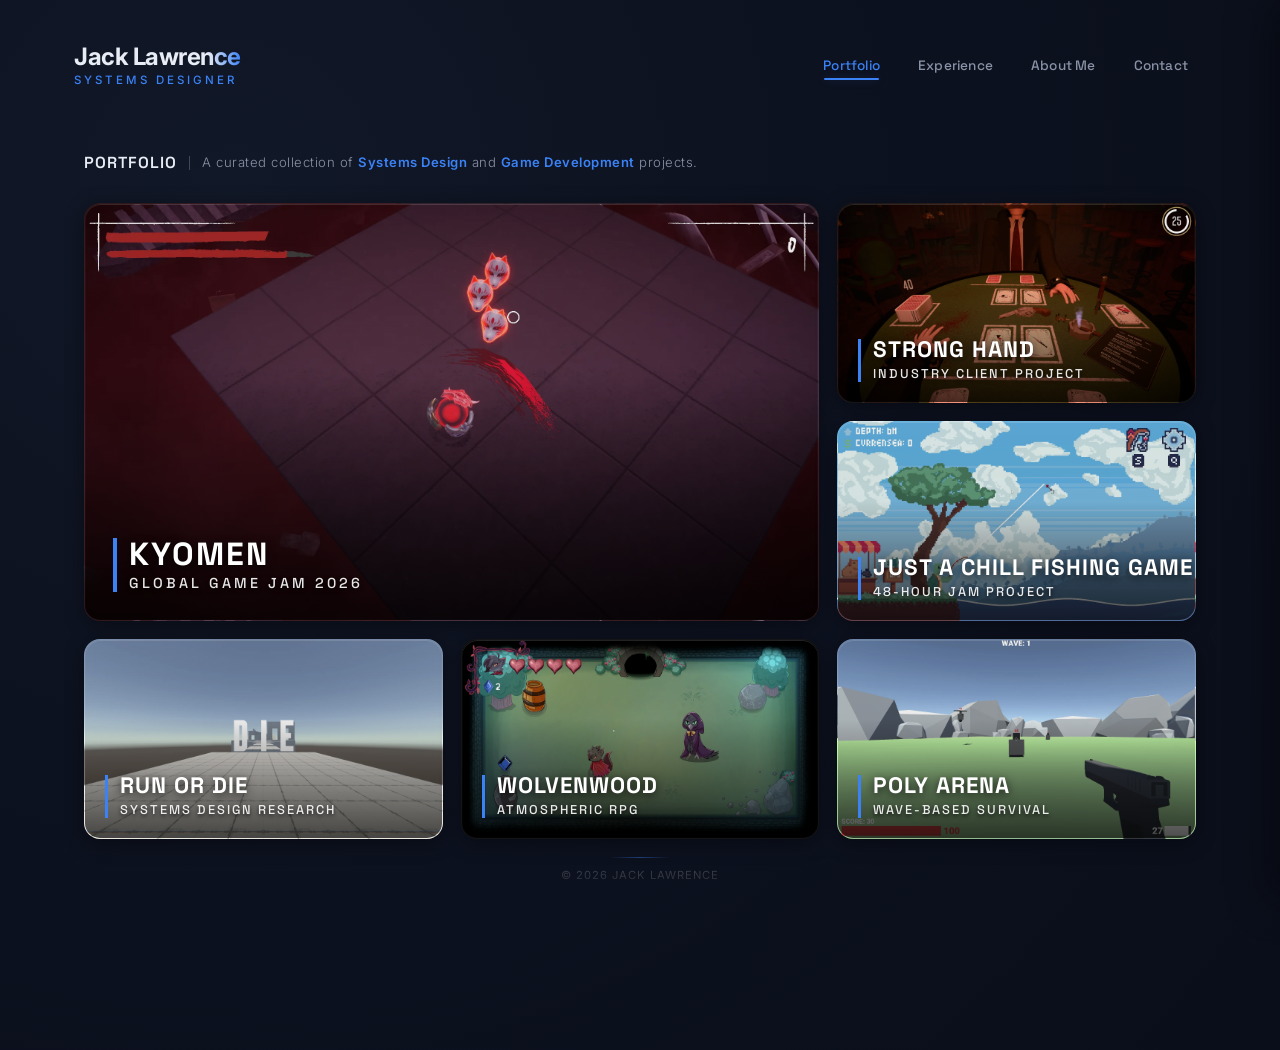
<file: index.html>
<!DOCTYPE html>
<html lang="en">
<head>
    <meta charset="UTF-8">
    <meta name="viewport" content="width=device-width, initial-scale=1.0, maximum-scale=1.0, user-scalable=no">
    <title>Jack Lawrence | Systems Designer & Game Developer</title>
    <meta name="description" content="Portfolio of Jack Lawrence — Systems Designer and Game Developer specialising in Unity, C#, and gameplay systems. View projects, experience, and get in touch.">
    <meta property="og:title" content="Jack Lawrence | Systems Designer & Game Developer">
    <meta property="og:description" content="Systems Designer and Game Developer specialising in Unity, C#, and gameplay systems.">
    <meta property="og:type" content="website">
    <meta property="og:url" content="https://jacklawrence.dev/">
    <meta property="og:image" content="https://jacklawrence.dev/images/profilePhoto.png">
    <link rel="canonical" href="https://jacklawrence.dev/">
    <meta name="theme-color" content="#0a0e1a">
    <link rel="icon" type="image/svg+xml" href="favicon.svg">
    <link rel="preconnect" href="https://fonts.googleapis.com">
    <link rel="preconnect" href="https://fonts.gstatic.com" crossorigin>
    <link href="https://fonts.googleapis.com/css2?family=Inter:wght@300;400;500;600&family=Space+Grotesk:wght@300;400;500;600;700&display=swap" rel="stylesheet">
    <link rel="stylesheet" href="https://cdnjs.cloudflare.com/ajax/libs/font-awesome/6.5.1/css/all.min.css" integrity="sha512-DTOQO9RWCH3ppGqcWaEA1BIZOC6xxalwEsw9c2QQeAIftl+Vegovlnee1c9QX4TctnWMn13TZye+giMm8e2LwA==" crossorigin="anonymous" referrerpolicy="no-referrer">
    <link rel="stylesheet" href="style.css">
</head>
<body>
    <noscript>
        <style>.content-section { display: block !important; }</style>
        <p style="color: #e8ecf4; text-align: center; padding: 2rem;">This site requires JavaScript for full functionality. Please enable JavaScript to view the portfolio.</p>
    </noscript>

    <header class="glass-header">
        <div class="header-top-row">
            <div class="identity-wrapper">
                <h1 class="name">Jack Lawrence</h1>
                <p class="role">Systems Designer</p>
            </div>
            <button class="burger-btn" id="burgerBtn" aria-label="Open menu">
                <span class="burger-line"></span>
                <span class="burger-line"></span>
                <span class="burger-line"></span>
            </button>
        </div>

        <nav class="nav-links">
            <button class="nav-btn active" data-target="portfolio">Portfolio</button>
            <button class="nav-btn" data-target="experience">Experience</button>
            <button class="nav-btn" data-target="about-me">About Me</button>
            <button class="nav-btn" data-target="contact">Contact</button>
        </nav>
    </header>

    <!-- Mobile slide-over menu -->
    <div class="mobile-menu-overlay" id="mobileMenuOverlay"></div>
    <nav class="mobile-menu" id="mobileMenu">
        <button class="mobile-menu-close" id="mobileMenuClose" aria-label="Close menu">
            <i class="fa-solid fa-xmark"></i>
        </button>
        <div class="mobile-menu-links">
            <button class="mobile-nav-btn active" data-target="portfolio">Portfolio</button>
            <button class="mobile-nav-btn" data-target="experience">Experience</button>
            <button class="mobile-nav-btn" data-target="about-me">About Me</button>
            <button class="mobile-nav-btn" data-target="contact">Contact</button>
        </div>
    </nav>

    <main class="content-area">
            <section id="portfolio" class="content-section active">
                <div class="portfolio-label">
                    <h2>Portfolio</h2>
                    <span class="portfolio-divider"></span>
                    <p>A curated collection of <span class="highlight-location">Systems Design</span> and <span class="highlight-location">Game Development</span> projects.</p>
                </div>

                <div class="project-grid">
                    <div class="project-card featured" data-id="kyomen" tabindex="0" role="button" style="background-image: url('images/projectImages/png/kyomen.png');">
                        <div class="project-content">
                            <h3>Kyomen</h3>
                            <p>Global Game Jam 2026</p>
                        </div>
                        <a href="https://ath3rox.itch.io/kyomen" class="itch-link" target="_blank" rel="noopener noreferrer" aria-label="View on Itch.io">
                            <i class="fa-brands fa-itch-io"></i>
                        </a>
                    </div>
                    <div class="project-card" data-id="stronghand" tabindex="0" role="button" style="background-image: url('images/projectImages/png/strong.png');">
                        <div class="project-content">
                            <h3>Strong Hand</h3>
                            <p>Industry client project</p>
                        </div>
                        <a href="https://gcugames.itch.io/strong-hand" class="itch-link" target="_blank" rel="noopener noreferrer" aria-label="View on Itch.io">
                            <i class="fa-brands fa-itch-io"></i>
                        </a>
                    </div>
                    <div class="project-card" data-id="fishing" tabindex="0" role="button" style="background-image: url('images/projectImages/png/fishing.png');">
                        <div class="project-content">
                            <h3>Just a Chill Fishing Game</h3>
                            <p>48-hour jam project</p>
                        </div>
                        <a href="https://allanowo.itch.io/just-a-chill-fishing-game" class="itch-link" target="_blank" rel="noopener noreferrer" aria-label="View on Itch.io">
                            <i class="fa-brands fa-itch-io"></i>
                        </a>
                    </div>
                    <div class="project-card" data-id="runordie" tabindex="0" role="button" style="background-image: url('images/projectImages/png/run.png');">
                        <div class="project-content">
                            <h3>Run or Die</h3>
                            <p>Systems design research</p>
                        </div>
                        <a href="https://ath3rox.itch.io/run-or-die" class="itch-link" target="_blank" rel="noopener noreferrer" aria-label="View on Itch.io">
                            <i class="fa-brands fa-itch-io"></i>
                        </a>
                    </div>
                    <div class="project-card" data-id="wolvenwood" tabindex="0" role="button" style="background-image: url('images/projectImages/png/wolven.png');">
                        <div class="project-content">
                            <h3>Wolvenwood</h3>
                            <p>Atmospheric RPG</p>
                        </div>
                        <a href="https://ath3rox.itch.io/wolvenwood" class="itch-link" target="_blank" rel="noopener noreferrer" aria-label="View on Itch.io">
                            <i class="fa-brands fa-itch-io"></i>
                        </a>
                    </div>
                    <div class="project-card" data-id="polyarena" tabindex="0" role="button" style="background-image: url('images/projectImages/png/arena.png');">
                        <div class="project-content">
                            <h3>Poly Arena</h3>
                            <p>Wave-based survival</p>
                        </div>
                        <a href="https://ath3rox.itch.io/poly-arena" class="itch-link" target="_blank" rel="noopener noreferrer" aria-label="View on Itch.io">
                            <i class="fa-brands fa-itch-io"></i>
                        </a>
                    </div>
                </div>
            </section>

            <section id="experience" class="content-section">
                <!-- Qualifications -->
                <div class="exp-panel">
                    <h2 class="panel-title">Qualifications</h2>
                    <div class="exp-row">
                        <div class="exp-card">
                            <div class="exp-icon"><i class="fa-solid fa-graduation-cap"></i></div>
                            <div class="exp-details">
                                <h3>BSc (Hons) Video Game Development</h3>
                                <p class="exp-place">Glasgow Caledonian University</p>
                                <span class="exp-status">In Progress</span>
                            </div>
                        </div>
                        <div class="exp-card">
                            <div class="exp-icon"><i class="fa-solid fa-graduation-cap"></i></div>
                            <div class="exp-details">
                                <h3>HND Digital Design & Development</h3>
                                <p class="exp-place">Edinburgh College</p>
                            </div>
                        </div>
                        <div class="exp-card">
                            <div class="exp-icon"><i class="fa-solid fa-graduation-cap"></i></div>
                            <div class="exp-details">
                                <h3>NC Video Game Development</h3>
                                <p class="exp-place">Edinburgh College</p>
                            </div>
                        </div>
                    </div>
                </div>

                <!-- Game Jams -->
                <div class="exp-panel">
                    <h2 class="panel-title">Game Jams</h2>
                    <div class="exp-row">
                        <div class="exp-card jam-card jam-card-link" data-project="kyomen" tabindex="0" role="button">
                            <div class="exp-icon"><i class="fa-solid fa-gamepad"></i></div>
                            <div class="exp-details">
                                <h3>Global Game Jam 2026</h3>
                                <p class="exp-role">Kyomen</p>
                            </div>
                        </div>
                        <div class="exp-card jam-card jam-card-link" data-project="fishing" tabindex="0" role="button">
                            <div class="exp-icon"><i class="fa-solid fa-fish"></i></div>
                            <div class="exp-details">
                                <h3>Global Game Jam 2025</h3>
                                <p class="exp-role">Just a Chill Fishing Game</p>
                            </div>
                        </div>
                    </div>
                </div>

                <!-- Employment -->
                <div class="exp-panel">
                    <div class="panel-header">
                        <h2 class="panel-title">Previous Employment</h2>
                        <div class="job-nav-controls">
                            <button class="job-nav-btn" id="jobPrev" aria-label="Previous jobs"><i class="fa-solid fa-chevron-left"></i></button>
                            <button class="job-nav-btn" id="jobNext" aria-label="Next jobs"><i class="fa-solid fa-chevron-right"></i></button>
                        </div>
                    </div>
                    <div class="job-carousel-container">
                        <div class="job-carousel-track" id="jobTrack">
                            <div class="exp-card job-card">
                                <div class="job-header">
                                    <h3>Bar Supervisor</h3>
                                    <span class="job-date">2025</span>
                                </div>
                                <p class="job-place">Underbelly (Edinburgh Fringe)</p>
                                <p class="job-desc">Supervised bar operations, managed seasonal staff, and ensured smooth service during busy periods.</p>
                            </div>
                            <div class="exp-card job-card">
                                <div class="job-header">
                                    <h3>Online Assistant</h3>
                                    <span class="job-date">2024–2025</span>
                                </div>
                                <p class="job-place">Sainsbury's</p>
                                <p class="job-desc">Handled online grocery orders, stock management, and ensured timely delivery preparation.</p>
                            </div>
                            <div class="exp-card job-card">
                                <div class="job-header">
                                    <h3>Bar Staff</h3>
                                    <span class="job-date">2024</span>
                                </div>
                                <p class="job-place">Underbelly (Edinburgh Fringe)</p>
                                <p class="job-desc">Worked as part of a festival team delivering high-volume bar service during peak season.</p>
                            </div>
                            <div class="exp-card job-card">
                                <div class="job-header">
                                    <h3>Lead Video Editor</h3>
                                    <span class="job-date">2023–2024</span>
                                </div>
                                <p class="job-place">Olli43LTD</p>
                                <p class="job-desc">Produced and edited engaging video content for a large online audience, meeting deadlines and creative briefs.</p>
                            </div>
                            <div class="exp-card job-card">
                                <div class="job-header">
                                    <h3>Bartender / FOH</h3>
                                    <span class="job-date">2022–2023</span>
                                </div>
                                <p class="job-place">The Broughton</p>
                                <p class="job-desc">Provided bar service, front-of-house duties, and maintained excellent customer service in an upmarket venue.</p>
                            </div>
                            <div class="exp-card job-card">
                                <div class="job-header">
                                    <h3>Crew Trainer</h3>
                                    <span class="job-date">2021–2022</span>
                                </div>
                                <p class="job-place">McDonald's</p>
                                <p class="job-desc">Trained new employees, ensured company standards were met, and supported management in day-to-day operations.</p>
                            </div>
                            <div class="exp-card job-card">
                                <div class="job-header">
                                    <h3>Crew Member</h3>
                                    <span class="job-date">2018–2021</span>
                                </div>
                                <p class="job-place">McDonald's</p>
                                <p class="job-desc">Worked in a fast-paced environment delivering high-quality customer service, food preparation, and maintaining hygiene standards.</p>
                            </div>
                            <div class="exp-card job-card">
                                <div class="job-header">
                                    <h3>Placement Student</h3>
                                    <span class="job-date">2017 & 2018</span>
                                </div>
                                <p class="job-place">Storm ID</p>
                                <p class="job-desc">Completed two 5-day placements, working with a mentor and project manager. Took initiative to complete tasks independently.</p>
                            </div>
                        </div>
                    </div>
                </div>
            </section>

            <section id="about-me" class="content-section">
                <div class="about-grid">
                    <!-- Top-left: About Me -->
                    <div class="exp-panel about-bio-panel">
                        <h2 class="panel-title">About Me</h2>
                        <p class="about-text">Hi, I'm Jack, a fourth-year Games Development student working towards a first-class degree. I'm an aspiring Systems Designer focused on creating unique, engaging experiences, holding an NC in Video Game Development and an HND in Digital Design &amp; Development. I have built a strong technical foundation in Unity, C#, and GML.</p>
                        <p class="about-text">I love refining complex mechanics through iteration to make gameplay feel both intuitive and meaningful. My dissertation explores how multimodal feedback—visual, auditory, and motion effects—influences player perception of weapon realism and satisfaction. Alongside this research, I am designing and programming as part of a team for a game we are entering into the upcoming Tranzfuzer competition. Outside of development, I'm usually at the gym, walking Munros, or playing the latest game releases!</p>
                    </div>
                    <!-- Top-right: Current Project -->
                    <div class="exp-panel about-project-panel">
                        <h2 class="panel-title">Current Project</h2>
                        <div class="current-project-card">
                            <div class="current-project-header">
                                <picture>
                                    <source srcset="images/projectImages/webp/kyomen.webp" type="image/webp">
                                    <img src="images/projectImages/png/kyomen.png" alt="Kyomen" class="current-project-img" loading="lazy">
                                </picture>
                                <div class="current-project-title-group">
                                    <h3>Kyomen</h3>
                                    <p class="current-project-status"><i class="fa-solid fa-circle"></i> In Development</p>
                                </div>
                            </div>
                            <p class="current-project-desc">After placing 2nd at the largest Global Game Jam site in Scotland, I have moved into a multidisciplinary role to help refine our project for the upcoming Tranzfuzer competition. Due to our small team size, I have been bridging the gap between technical implementation and visual design, taking ownership of the HUD and UI art while simultaneously programming core systems. My work involves developing the Talent Tree, item and menu frameworks, and the persistence logic required to maintain data between environments. I also built the data logging systems to store player variables and settings, ensuring that the interface and the backend function as a single, cohesive unit.</p>
                        </div>
                    </div>
                    <!-- Bottom-left: Tools -->
                    <div class="exp-panel about-tools-panel">
                        <h2 class="panel-title">Tools &amp; Software</h2>
                        <div class="tools-grid">
                            <div class="tool-item"><div class="exp-icon"><i class="fa-brands fa-unity"></i></div><span>Unity</span></div>
                            <div class="tool-item"><div class="exp-icon"><i class="fa-solid fa-gamepad"></i></div><span>Unreal</span></div>
                            <div class="tool-item"><div class="exp-icon"><i class="fa-solid fa-wand-magic-sparkles"></i></div><span>GameMaker</span></div>
                            <div class="tool-item"><div class="exp-icon"><i class="fa-brands fa-html5"></i></div><span>HTML</span></div>
                            <div class="tool-item"><div class="exp-icon"><i class="fa-brands fa-css3-alt"></i></div><span>CSS</span></div>
                            <div class="tool-item"><div class="exp-icon"><i class="fa-brands fa-js"></i></div><span>JS</span></div>
                            <div class="tool-item"><div class="exp-icon"><i class="fa-solid fa-code"></i></div><span>C#</span></div>
                            <div class="tool-item"><div class="exp-icon"><i class="fa-solid fa-pen-nib"></i></div><span>Illustrator</span></div>
                            <div class="tool-item"><div class="exp-icon"><i class="fa-brands fa-github"></i></div><span>GitHub</span></div>
                            <div class="tool-item"><div class="exp-icon"><i class="fa-solid fa-image"></i></div><span>Photoshop</span></div>
                        </div>
                    </div>
                    <!-- Bottom-right: Photo -->
                    <div class="exp-panel about-image-panel">
                        <picture>
                            <source srcset="images/profilePhoto.webp" type="image/webp">
                            <img src="images/profilePhoto.png" alt="Jack Lawrence" loading="lazy">
                        </picture>
                        <a href="https://uk.linkedin.com/in/jack-lawrence-871901280" class="linkedin-link" target="_blank" rel="noopener noreferrer" aria-label="View LinkedIn Profile">
                            <i class="fa-brands fa-linkedin-in"></i>
                        </a>
                    </div>
                </div>
            </section>

            <section id="contact" class="content-section">
                <!-- Removed top h1, moved inside panel as h2 -->
                
                <div class="exp-panel">
                    <div class="contact-panel-header">
                        <h2 class="panel-title">Contact</h2>
                        <div class="contact-header-info">
                            <p class="contact-intro">Currently based in <span class="highlight-location">Edinburgh, UK</span>. Open to new opportunities.</p>
                            <div class="contact-status-box">
                                <span class="status-dot"></span> Available for work
                            </div>
                        </div>
                    </div>

                    <div class="contact-cards-row">
                        <!-- Form Box -->
                        <div class="exp-card contact-card-item">
                            <div class="contact-card-inner">
                                <div class="card-title-group">
                                    <h3 class="panel-title">Send a Message</h3>
                                    <p class="card-subtitle">Got a question or proposal? Drop me a line.</p>
                                </div>
                                <form class="contact-form" id="contactForm" action="https://api.web3forms.com/submit" method="POST">
                                    <input type="hidden" name="access_key" value="1de4eefb-d43e-4c08-b694-4d36ecb793b2">
                                    <input type="checkbox" name="botcheck" class="hidden-honeypot" style="display:none !important" tabindex="-1" autocomplete="off">
                                    <label for="contactName" class="sr-only">Name</label>
                                    <input type="text" id="contactName" name="name" placeholder="Name" class="glass-input" required>
                                    <label for="contactEmail" class="sr-only">Email</label>
                                    <input type="email" id="contactEmail" name="email" placeholder="Email" class="glass-input" required>
                                    <label for="contactMessage" class="sr-only">Message</label>
                                    <textarea id="contactMessage" name="message" placeholder="Message" class="glass-input" required></textarea>
                                    <button type="submit" class="glass-btn">Send</button>
                                    <p class="form-status" id="formStatus" aria-live="polite"></p>
                                </form>
                            </div>
                        </div>
                        
                        <!-- Social Box -->
                        <div class="exp-card contact-card-item">
                            <div class="contact-card-inner">
                                <div class="card-title-group">
                                    <h3 class="panel-title">Connect</h3>
                                    <p class="card-subtitle">Connect with me on social media or view my work.</p>
                                </div>
                                <div class="social-links">
                                    <a href="mailto:contact@jacklawrence.com" class="social-btn email">
                                        <i class="fa-solid fa-envelope"></i> Email
                                    </a>
                                    <a href="https://github.com/Jack-Lawrence" target="_blank" rel="noopener noreferrer" class="social-btn github">
                                        <i class="fa-brands fa-github"></i> Jack-Lawrence
                                    </a>
                                    <a href="https://uk.linkedin.com/in/jack-lawrence-871901280" target="_blank" rel="noopener noreferrer" class="social-btn linkedin">
                                        <i class="fa-brands fa-linkedin"></i> Jack Lawrence
                                    </a>
                                    <a href="https://ath3rox.itch.io" target="_blank" rel="noopener noreferrer" class="social-btn itch">
                                        <i class="fa-brands fa-itch-io"></i> Ath3rox
                                    </a>
                                </div>
                            </div>
                        </div>
                    </div>
                </div>
            </section>

        <footer class="site-footer">
            <p>&copy; 2026 Jack Lawrence</p>
        </footer>
    </main>

    <div class="project-overlay" id="projectOverlay" role="dialog" aria-modal="true" aria-label="Project details">
        <div class="overlay-bg" id="overlayBg"></div>
        <div class="overlay-container">
            <button class="close-btn" id="closeBtn">
                <i class="fa-solid fa-xmark"></i>
            </button>
            <div class="overlay-content">
                <div class="project-info">
                    <h2 class="project-title" id="overlayTitle">Project Title</h2>
                    <div class="project-info-scroll">
                        <div class="project-description" id="overlayDesc">
                            <p>Project description goes here...</p>
                        </div>
                    </div>
                </div>
                <div class="project-media">
                    <div class="carousel-container" id="overlayCarousel">
                        <div class="carousel-placeholder">Media Carousel Placeholder</div>
                    </div>
                    <a href="#" target="_blank" rel="noopener noreferrer" class="itch-play-btn" id="overlayItchLink">
                        <i class="fa-brands fa-itch-io"></i> Play on Itch.io
                    </a>
                </div>
            </div>
        </div>
    </div>
    
    <script src="script.js"></script>
</body>
</html>
</file>
<file: style.css>
:root {
    --bg-dark: #0a0e1a;
    --text-primary: #e8ecf4;
    --text-secondary: #8a92a6;
    --glass-bg-soft: rgba(12, 16, 28, 0.50);
    --glass-border: rgba(255, 255, 255, 0.07);
    --accent-color: #3b82f6;
    --accent-soft: rgba(59, 130, 246, 0.12);
    --accent-border: rgba(59, 130, 246, 0.28);
    --accent-glow: rgba(59, 130, 246, 0.22);
    --scrollbar-track: rgba(255, 255, 255, 0.03);
    --scrollbar-thumb: linear-gradient(180deg, rgba(59, 130, 246, 0.85), rgba(59, 130, 246, 0.35));
    --scrollbar-thumb-hover: linear-gradient(180deg, rgba(96, 165, 250, 0.95), rgba(59, 130, 246, 0.55));
}

* {
    margin: 0;
    padding: 0;
    box-sizing: border-box;
    font-family: 'Inter', sans-serif; /* Main body font */
    touch-action: manipulation;
}

body {
    background-color: var(--bg-dark);
    /* Ambient static background - much smoother performance */
    background: radial-gradient(circle at 18% 18%, #111827 0%, #0d1220 42%, #0a0e1a 100%);
    color: var(--text-primary);
    height: 100vh; /* Fixed height for one-page feel */
    height: 100dvh;
    width: 100vw;
    overflow: hidden; /* Prevent body scroll */
    position: relative;
    /* Removed flex centering so content flows naturally */
}

/* Glass Header (Replaces old container) */
.glass-header {
    position: fixed;
    top: 20px;
    left: 50%;
    transform: translateX(-50%);
    width: 90vw;
    max-width: 1400px;
    height: 90px;
    /* Removed background/borders for transparent look */
    background: transparent;
    border: none;
    backdrop-filter: none;
    -webkit-backdrop-filter: none;
    box-shadow: none;
    display: flex;
    align-items: center;
    justify-content: space-between;
    padding: 0 10px; /* Reduced padding since no border */
    z-index: 100;
}

/* Identity Section (Left) */
.identity-wrapper {
    display: flex;
    flex-direction: column;
    justify-content: center;
    text-align: left;
    position: relative;
    padding-bottom: 2px;
}

.name {
    font-size: 1.5rem;
    font-weight: 700;
    margin: 0;
    color: var(--text-primary);
    letter-spacing: -0.5px;
    line-height: 1.3;
    background: linear-gradient(90deg, var(--text-primary) 0%, var(--text-primary) 40%, var(--accent-color) 50%, var(--text-primary) 60%, var(--text-primary) 100%);
    background-size: 200% 100%;
    -webkit-background-clip: text;
    background-clip: text;
    -webkit-text-fill-color: transparent;
    animation: nameShimmer 8s ease-in-out infinite;
}

@keyframes nameShimmer {
    0%, 100% { background-position: 100% 0; }
    50% { background-position: -100% 0; }
}

.role {
    font-size: 0.72rem;
    color: var(--accent-color);
    text-transform: uppercase;
    letter-spacing: 3px;
    margin: 0;
    font-weight: 500;
}

/* Navigation (Right) */
.nav-links {
    display: flex;
    justify-content: flex-start;
    gap: 2px;
}

.nav-btn {
    background: transparent;
    border: none;
    color: var(--text-secondary);
    font-family: 'Space Grotesk', sans-serif;
    font-size: 0.85rem;
    padding: 10px 18px;
    cursor: pointer;
    border-radius: 8px;
    transition: color 0.3s ease, background 0.3s ease;
    font-weight: 500;
    text-align: center;
    position: relative;
    letter-spacing: 0.2px;
}

/* Underline indicator */
.nav-btn::after {
    content: '';
    position: absolute;
    bottom: 4px;
    left: 50%;
    width: 0;
    height: 2px;
    background: var(--accent-color);
    border-radius: 1px;
    transition: width 0.3s cubic-bezier(0.25, 0.46, 0.45, 0.94), left 0.3s cubic-bezier(0.25, 0.46, 0.45, 0.94);
}

.nav-btn:hover {
    color: var(--text-primary);
    background: rgba(255, 255, 255, 0.04);
}

.nav-btn:hover::after {
    width: 50%;
    left: 25%;
}

/* Active state */
.nav-btn.active {
    color: var(--accent-color);
    background: transparent;
}

.nav-btn.active::after {
    width: 60%;
    left: 20%;
    background: var(--accent-color);
    box-shadow: 0 0 8px var(--accent-glow);
}

/* Content Area */
.content-area {
    position: relative;
    margin-top: 150px; 
    width: 90vw;
    max-width: 1400px; 
    margin-left: auto;
    margin-right: auto;
    text-align: center;
    height: calc(100vh - 150px); 
    height: calc(100dvh - 150px); 
    overflow-y: auto; 
    padding-bottom: 10px; 
    
    /* Centering Magic */
    display: flex;
    flex-direction: column; 
    
    /* Hide scrollbar for cleaner look */
    scrollbar-width: thin;
    scrollbar-color: rgba(74, 144, 226, 0.75) var(--scrollbar-track);

    /* Bottom fade mask */
    -webkit-mask-image: linear-gradient(to bottom, black calc(100% - 40px), transparent 100%);
    mask-image: linear-gradient(to bottom, black calc(100% - 40px), transparent 100%);
}

/* ── Burger button (hidden by default) ── */
.burger-btn {
    display: none;
    background: none;
    border: none;
    cursor: pointer;
    padding: 6px;
    z-index: 1100;
    flex-direction: column;
    gap: 5px;
}

.burger-line {
    display: block;
    width: 24px;
    height: 2px;
    background: var(--text-primary);
    border-radius: 2px;
    transition: transform 0.35s ease, opacity 0.25s ease;
}

/* Animated X state */
.burger-btn.open .burger-line:nth-child(1) {
    transform: translateY(7px) rotate(45deg);
}
.burger-btn.open .burger-line:nth-child(2) {
    opacity: 0;
}
.burger-btn.open .burger-line:nth-child(3) {
    transform: translateY(-7px) rotate(-45deg);
}

/* Header top row (only used on mobile) */
.header-top-row {
    display: contents; /* transparent wrapper on desktop */
}

/* ── Mobile slide-over menu ── */
.mobile-menu-overlay {
    display: none;
    position: fixed;
    inset: 0;
    background: rgba(0, 0, 0, 0.5);
    z-index: 1050;
    opacity: 0;
    transition: opacity 0.35s ease;
}
.mobile-menu-overlay.visible {
    display: block;
    opacity: 1;
}

.mobile-menu {
    position: fixed;
    top: 0;
    right: 0;
    width: min(320px, 85vw);
    height: 100vh;
    height: 100dvh;
    background: rgba(10, 14, 26, 0.97);
    backdrop-filter: blur(30px);
    -webkit-backdrop-filter: blur(30px);
    border-left: 1px solid rgba(255, 255, 255, 0.08);
    z-index: 1100;
    display: flex;
    flex-direction: column;
    padding: 80px 30px 40px;
    transform: translateX(100%);
    transition: transform 0.4s cubic-bezier(0.22, 1, 0.36, 1);
    box-shadow: -10px 0 40px rgba(0, 0, 0, 0.4);
}
.mobile-menu.open {
    transform: translateX(0);
}

.mobile-menu-close {
    position: absolute;
    top: 24px;
    right: 24px;
    background: none;
    border: none;
    color: var(--text-secondary);
    font-size: 1.4rem;
    cursor: pointer;
    padding: 8px;
    transition: color 0.2s ease, transform 0.2s ease;
}
.mobile-menu-close:hover {
    color: var(--text-primary);
    transform: scale(1.15);
}

.mobile-menu-links {
    display: flex;
    flex-direction: column;
    gap: 8px;
}

.mobile-nav-btn {
    background: none;
    border: none;
    color: var(--text-secondary);
    font-family: 'Space Grotesk', sans-serif;
    font-size: 1.25rem;
    font-weight: 500;
    padding: 16px 20px;
    border-radius: 12px;
    text-align: left;
    cursor: pointer;
    transition: color 0.25s ease, background 0.25s ease, transform 0.25s ease;
    position: relative;
    overflow: hidden;
}
.mobile-nav-btn::before {
    content: '';
    position: absolute;
    left: 0;
    top: 50%;
    transform: translateY(-50%);
    width: 3px;
    height: 0;
    background: var(--accent-color);
    border-radius: 2px;
    transition: height 0.3s ease;
}
.mobile-nav-btn:hover {
    color: var(--text-primary);
    background: rgba(255, 255, 255, 0.04);
    transform: translateX(4px);
}
.mobile-nav-btn.active {
    color: var(--accent-color);
    background: var(--accent-soft);
}
.mobile-nav-btn.active::before {
    height: 60%;
}

/* Staggered entrance animation */
.mobile-menu.open .mobile-nav-btn {
    animation: slideInBtn 0.4s ease forwards;
    opacity: 0;
}
.mobile-menu.open .mobile-nav-btn:nth-child(1) { animation-delay: 0.08s; }
.mobile-menu.open .mobile-nav-btn:nth-child(2) { animation-delay: 0.14s; }
.mobile-menu.open .mobile-nav-btn:nth-child(3) { animation-delay: 0.20s; }
.mobile-menu.open .mobile-nav-btn:nth-child(4) { animation-delay: 0.26s; }

@keyframes slideInBtn {
    from { opacity: 0; transform: translateX(30px); }
    to   { opacity: 1; transform: translateX(0); }
}

/* ── Tablet: 481px–768px — compact inline nav with glass header ── */
@media (max-width: 768px) and (min-width: 481px) {
    .glass-header {
        position: fixed;
        width: 100vw;
        height: auto;
        padding: 15px 10px;
        flex-direction: column;
        gap: 15px;
        background: rgba(10, 14, 26, 0.92);
        backdrop-filter: blur(20px);
        -webkit-backdrop-filter: blur(20px);
        border-bottom: 1px solid rgba(255, 255, 255, 0.1);
        top: 0;
        left: 0;
        transform: none;
        border-radius: 0 0 20px 20px;
        z-index: 1000;
        max-width: none;
        box-shadow: 0 4px 30px rgba(0, 0, 0, 0.1);
    }

    .identity-wrapper {
        align-items: center;
        text-align: center;
    }

    .nav-links {
        width: 100%;
        justify-content: center;
        flex-wrap: wrap;
        gap: 8px;
    }

    .nav-btn {
        padding: 8px 12px;
        font-size: 0.8rem;
        flex: 1 1 auto;
        min-width: 70px;
    }

    .nav-btn::after { bottom: 2px; }

    .content-area {
        margin-top: 190px;
        height: calc(100vh - 190px);
        width: 95vw;
    }
}

/* ── Phone: ≤480px — burger menu, hide inline nav ── */
@media (max-width: 480px) {
    .glass-header {
        position: fixed;
        width: 100vw;
        height: auto;
        padding: 14px 18px;
        flex-direction: row;
        align-items: center;
        justify-content: space-between;
        background: rgba(10, 14, 26, 0.95);
        backdrop-filter: blur(20px);
        -webkit-backdrop-filter: blur(20px);
        border-bottom: 1px solid rgba(255, 255, 255, 0.08);
        top: 0;
        left: 0;
        transform: none;
        border-radius: 0;
        z-index: 1000;
        max-width: none;
        box-shadow: 0 2px 20px rgba(0, 0, 0, 0.3);
    }

    .header-top-row {
        display: flex;
        width: 100%;
        align-items: center;
        justify-content: space-between;
    }

    .identity-wrapper {
        text-align: left;
        align-items: flex-start;
    }

    .nav-links {
        display: none; /* hidden on phone — burger takes over */
    }

    .burger-btn {
        display: flex;
    }

    .content-area {
        margin-top: 97px;
        height: calc(100vh - 97px);
        height: calc(100dvh - 97px);
        width: 95vw;
    }
}

.content-section {
    display: none;
    background: transparent; 
    padding: 0 20px;
    width: 100%; 
    max-width: 1400px; 
    margin: auto;
}

.content-section.active {
    display: block;
    animation: fadeIn 0.4s ease-out forwards;
}

.content-section p {
    font-size: 0.8rem;
    color: var(--text-secondary);
    max-width: 600px;
    letter-spacing: 0.5px;
    font-weight: 300;
}

@keyframes fadeIn {
    from { opacity: 0; transform: translateY(10px); }
    to { opacity: 1; transform: translateY(0); }
}

/* Portfolio grid — bento layout */
.project-grid {
    display: grid;
    grid-template-columns: repeat(3, 1fr);
    grid-auto-rows: 200px;
    gap: 18px;
    margin-top: 30px;
    max-width: 100%;
    margin-left: auto;
    margin-right: auto;
}

/* Featured hero card spans 2 cols + 2 rows */
.project-card.featured {
    grid-column: span 2;
    grid-row: span 2;
}

/* Staggered entrance animation */
.project-grid > * {
    opacity: 0;
    transform: translateY(24px);
    animation: cardReveal 0.5s ease forwards;
}
.project-grid > :nth-child(1) { animation-delay: 0.05s; }
.project-grid > :nth-child(2) { animation-delay: 0.12s; }
.project-grid > :nth-child(3) { animation-delay: 0.19s; }
.project-grid > :nth-child(4) { animation-delay: 0.26s; }
.project-grid > :nth-child(5) { animation-delay: 0.33s; }
.project-grid > :nth-child(6) { animation-delay: 0.40s; }
.project-grid > :nth-child(n+7) { animation-delay: 0.47s; }

@keyframes cardReveal {
    to {
        opacity: 1;
        transform: translateY(0);
    }
}

/* Tablet — 2 columns */
@media (max-width: 900px) {
    .project-grid {
        grid-template-columns: repeat(2, 1fr);
        grid-auto-rows: 180px;
    }
    .project-card.featured {
        grid-column: span 2;
        grid-row: span 2;
    }
}

/* Phone — single column */
@media (max-width: 560px) {
    .project-grid {
        grid-template-columns: 1fr;
        grid-auto-rows: 200px;
    }
    .project-card.featured {
        grid-column: span 1;
        grid-row: span 1;
    }
}

.project-card {
    position: relative;
    border-radius: 16px;
    overflow: hidden;
    cursor: pointer;
    transition: transform 0.4s cubic-bezier(0.175, 0.885, 0.32, 1.27), box-shadow 0.4s ease, border-color 0.4s ease;
    border: 1px solid rgba(255, 255, 255, 0.08);
    background-size: cover;
    background-position: center;
    box-shadow:
        0 4px 20px rgba(0, 0, 0, 0.4),
        0 0 0 1px rgba(255, 255, 255, 0.03) inset;
}

.project-card::before {
    content: '';
    position: absolute;
    top: 0;
    left: 0;
    width: 100%;
    height: 100%;
    background: linear-gradient(
        to bottom,
        rgba(0, 0, 0, 0.05) 0%,
        rgba(0, 0, 0, 0.08) 40%,
        rgba(0, 0, 0, 0.45) 75%,
        rgba(0, 0, 0, 0.7) 100%
    );
    transition: background 0.4s ease;
}

.project-card::after {
    content: '';
    position: absolute;
    top: 0;
    left: 0;
    width: 100%;
    height: 100%;
    border-radius: 16px;
    box-shadow: inset 0 1px 0 rgba(255, 255, 255, 0.1);
    pointer-events: none;
    z-index: 1;
}

.project-content {
    position: absolute;
    bottom: 20px;
    left: 20px;
    width: auto;
    padding: 0 0 0 12px; /* Left padding for text offset from border */
    background: transparent;
    border: none;
    border-left: 3px solid var(--accent-color); /* The movie poster vertical line */
    backdrop-filter: none;
    -webkit-backdrop-filter: none;
    border-radius: 0;
    transform: translateY(0);
    transition: all 0.3s cubic-bezier(0.25, 0.46, 0.45, 0.94);
    display: flex;
    flex-direction: column;
    gap: 4px;
    text-align: left;
    z-index: 2;
}

.project-content h3 {
    margin: 0;
    font-family: 'Space Grotesk', sans-serif;
    font-size: 1.4rem;
    font-weight: 700;
    text-transform: uppercase;
    letter-spacing: 1px;
    color: #ffffff;
    line-height: 1;
    text-shadow: 0 2px 10px rgba(0,0,0,0.8); /* Shadow for readability on light images */
}

.project-content p {
    margin: 0;
    font-family: 'Space Grotesk', sans-serif;
    font-size: 0.8rem;
    color: rgba(255, 255, 255, 0.9);
    text-transform: uppercase;
    letter-spacing: 2px;
    font-weight: 500;
    text-shadow: 0 2px 4px rgba(0,0,0,0.8);
}

/* Featured card — larger text */
.project-card.featured .project-content h3 {
    font-size: 2rem;
    letter-spacing: 2px;
}
.project-card.featured .project-content p {
    font-size: 0.9rem;
    letter-spacing: 3px;
}
.project-card.featured .project-content {
    bottom: 28px;
    left: 28px;
    border-left-width: 4px;
}

/* Hover Effects */
.project-card:hover {
    transform: translateY(-8px) scale(1.02);
    border-color: rgba(255, 255, 255, 0.2);
    box-shadow:
        0 12px 40px rgba(0, 0, 0, 0.5),
        0 0 30px rgba(59, 130, 246, 0.15),
        0 8px 25px -5px rgba(59, 130, 246, 0.18),
        0 0 0 1px rgba(255, 255, 255, 0.06) inset;
    z-index: 10;
}

.project-card:hover::before {
    background: linear-gradient(
        to bottom,
        rgba(0, 0, 0, 0.0) 0%,
        rgba(0, 0, 0, 0.05) 40%,
        rgba(0, 0, 0, 0.35) 75%,
        rgba(0, 0, 0, 0.65) 100%
    );
}

.project-card:hover .project-content {
    padding-left: 18px; /* Animate the text sliding right */
    border-left-color: #ffffff; /* Turns white on hover */
    background: transparent;
    transform: translateX(5px);
}

/* Itch.io Link Button */
.itch-link {
    position: absolute;
    bottom: 20px;
    right: 20px;
    width: 40px;
    height: 40px;
    background: rgba(0, 0, 0, 0.6);
    backdrop-filter: blur(4px);
    -webkit-backdrop-filter: blur(4px);
    border-radius: 50%;
    display: flex;
    align-items: center;
    justify-content: center;
    color: #fff;
    text-decoration: none; /* Removed underline */
    border: 1px solid rgba(255, 255, 255, 0.2);
    transition: all 0.3s cubic-bezier(0.175, 0.885, 0.32, 1.27);
    z-index: 5;
    opacity: 0; /* Hidden by default */
    transform: translateY(20px);
}

.itch-link i {
    font-size: 1.2rem;
}

.project-card:hover .itch-link {
    opacity: 1;
    transform: translateY(0);
}

.itch-link:hover {
    background: #fa5c5c; /* Official Itch.io Red */
    border-color: #fa5c5c;
    transform: scale(1.15) !important; /* Override standard hover transform */
    box-shadow: 0 5px 15px rgba(250, 92, 92, 0.4);
}

/* Focus-visible for keyboard navigation on project cards */
.project-card:focus-visible {
    outline: 2px solid var(--accent-color);
    outline-offset: 3px;
    border-color: var(--accent-border);
    transform: translateY(-5px);
    box-shadow:
        0 12px 40px rgba(0, 0, 0, 0.5),
        0 0 30px rgba(59, 130, 246, 0.10),
        0 0 0 1px rgba(255, 255, 255, 0.06) inset;
}

.project-card:focus-visible .itch-link {
    opacity: 1;
    transform: translateY(0);
}

/* Touch devices — always show itch-link & linkedin-link */
@media (hover: none) {
    .itch-link {
        opacity: 1;
        transform: translateY(0);
    }
    .linkedin-link {
        opacity: 1;
        transform: translateY(0);
    }
}

/* Form status message */
.form-status {
    font-size: 0.85rem;
    margin-top: 8px;
    min-height: 1.2em;
}
.form-status.success { color: #2ecc71; }
.form-status.error { color: #fa5c5c; }

/* Contact Section Styles */
.contact-panel-header {
    display: flex;
    justify-content: flex-start;
    align-items: center;
    margin-bottom: 30px;
    flex-wrap: wrap;
    gap: 16px;
}

.contact-panel-header .panel-title {
    margin: 0;
    margin-right: 8px;
    font-size: 1.2rem;
}

.contact-header-info {
    display: flex;
    flex-direction: row;
    align-items: center;
    gap: 16px;
    margin: 0;
    text-align: left;
    flex-wrap: wrap;
}

.contact-intro {
    font-size: 1rem;
    color: rgba(255, 255, 255, 0.8);
    margin: 0;
}

@media (max-width: 768px) {
    .contact-panel-header {
        flex-direction: column;
        align-items: flex-start;
        gap: 12px;
    }
    .contact-header-info {
        flex-direction: column;
        align-items: flex-start;
        gap: 8px;
    }
}

.contact-cards-row {
    display: flex;
    flex-direction: column;
    gap: 20px;
}

/* Force override for contact cards */
.contact-card-item {
    flex: 1;
    display: flex;
    flex-direction: column !important;
    padding: 30px !important; 
    height: auto;
    align-items: stretch !important;
    text-align: left;
}

.contact-card-inner {
    width: 100%;
    height: 100%;
    display: flex;
    flex-direction: column;
    gap: 20px;
}

.card-title-group {
    margin-bottom: 15px;
}

.card-subtitle {
    font-size: 0.9rem;
    color: rgba(255, 255, 255, 0.6);
    margin-top: 4px;
}

@media (min-width: 850px) {
    .contact-cards-row {
        display: grid;
        grid-template-columns: 1fr 1fr;
        gap: 30px; /* Increased gap */
        align-items: stretch;
    }
    
    .contact-card-item {
        height: 100%;
    }
}

.social-links {
    display: flex;
    flex-direction: column;
    gap: 12px;
    width: 100%;
    flex: 1; 
    justify-content: center;
}

.highlight-location {
    color: var(--accent-color);
    font-weight: 600;
}

.contact-status-box {
    display: inline-flex;
    align-items: center;
    gap: 8px;
    background: rgba(52, 211, 153, 0.12);
    border: 1px solid rgba(52, 211, 153, 0.22);
    padding: 6px 12px;
    border-radius: 20px;
    font-size: 0.8rem;
    color: #2ecc71;
    width: fit-content;
    white-space: nowrap;
}

.status-dot {
    width: 8px;
    height: 8px;
    background: #2ecc71;
    border-radius: 50%;
    box-shadow: 0 0 8px #2ecc71;
    animation: pulse 2s infinite;
}

@keyframes pulse {
    0% { transform: scale(0.95); opacity: 0.7; }
    50% { transform: scale(1.1); opacity: 1; }
    100% { transform: scale(0.95); opacity: 0.7; }
}

.social-btn {
    display: flex;
    align-items: center;
    justify-content: center;
    gap: 12px;
    padding: 16px;
    background: var(--glass-bg-soft); /* Glass Style */
    border: 1px solid var(--glass-border);
    border-radius: 12px;
    color: var(--text-primary);
    text-decoration: none;
    font-family: 'Space Grotesk', sans-serif;
    font-weight: 600;
    transition: all 0.3s ease;
    backdrop-filter: blur(5px);
    flex: 1; 
    max-height: 70px; /* Slightly taller */
}

.social-btn i {
    font-size: 1.2rem;
}

/* Social Button Hovers */
.social-btn.email:hover {
    background: var(--accent-soft);
    border-color: var(--accent-border);
    color: var(--accent-color);
    box-shadow: 0 0 20px var(--accent-glow);
    transform: translateY(-2px);
}

.social-btn.github:hover {
    background: rgba(240, 246, 252, 0.10);
    border-color: rgba(240, 246, 252, 0.25);
    color: #f0f6fc;
    box-shadow: 0 0 20px rgba(240, 246, 252, 0.12);
    transform: translateY(-2px);
}

.social-btn.linkedin:hover {
    background: rgba(10, 102, 194, 0.16);
    border-color: rgba(10, 102, 194, 0.28);
    color: #0A66C2;
    box-shadow: 0 0 20px rgba(10, 102, 194, 0.14);
    transform: translateY(-2px);
}

.social-btn.itch:hover {
    background: rgba(250, 92, 92, 0.16); /* Itch Red */
    border-color: rgba(250, 92, 92, 0.28);
    color: #fa5c5c;
    box-shadow: 0 0 20px rgba(250, 92, 92, 0.14);
    transform: translateY(-2px);
}

/* Form Styles */
.contact-form {
    display: flex;
    flex-direction: column;
    gap: 20px;
    width: 100%;
    margin: 0;
    flex: 1; /* Ensure form fills available height */
}

.glass-input {
    background: rgba(0, 0, 0, 0.25);
    border: 1px solid rgba(255, 255, 255, 0.1);
    padding: 16px 20px;
    border-radius: 12px; 
    color: var(--text-primary);
    font-size: 1rem;
    font-family: inherit;
    outline: none;
    transition: all 0.3s ease;
    width: 100%;
}

.glass-input:focus {
    background: rgba(0, 0, 0, 0.4);
    border-color: var(--accent-color);
    box-shadow: 0 0 0 3px rgba(59, 130, 246, 0.1), 0 0 20px rgba(59, 130, 246, 0.08), 0 1px 0 rgba(59, 130, 246, 0.3) inset;
}

textarea.glass-input {
    min-height: 150px; /* Taller text area */
    resize: none; /* Lock resize to keep layout clean */
}

.glass-btn {
    background: var(--accent-color);
    color: white;
    border: none;
    padding: 16px;
    border-radius: 12px;
    font-size: 1rem;
    cursor: pointer;
    font-weight: 700;
    transition: all 0.3s ease;
    font-family: 'Space Grotesk', sans-serif;
    letter-spacing: 1px;
    text-transform: uppercase;
    margin-top: auto; 
}

.glass-btn:hover {
    transform: translateY(-2px);
    box-shadow: 0 5px 15px rgba(74, 144, 226, 0.3);
}

/* Project Overlay Styles */
.project-overlay {
    position: fixed;
    top: 0;
    left: 0;
    width: 100vw;
    height: 100vh;
    z-index: 1000;
    opacity: 0;
    pointer-events: none;
    transition: opacity 0.4s ease;
    display: flex;
    justify-content: center;
    align-items: center;
}

.project-overlay.active {
    opacity: 1;
    pointer-events: all;
}

.overlay-bg {
    position: absolute;
    top: 0;
    left: 0;
    width: 100%;
    height: 100%;
    background-size: cover;
    background-position: center;
    filter: blur(30px) brightness(0.5) saturate(1.05);
    transform: scale(1.1);
}

.overlay-container {
    position: relative;
    width: 92%;
    max-width: 1400px;
    height: auto;
    max-height: 90vh;
    background: linear-gradient(135deg, rgba(12, 18, 34, 0.55), rgba(12, 18, 34, 0.30));
    border: 1px solid rgba(255, 255, 255, 0.12);
    border-radius: 20px;
    backdrop-filter: blur(26px) saturate(1.15);
    -webkit-backdrop-filter: blur(26px) saturate(1.15);
    display: flex;
    flex-direction: column;
    overflow: hidden;
    box-shadow: 0 20px 50px rgba(0,0,0,0.42), inset 0 1px 0 rgba(255, 255, 255, 0.08);
    transform: scale(0.95);
    filter: blur(4px);
    transition: transform 0.4s cubic-bezier(0.175, 0.885, 0.32, 1.27), filter 0.35s ease;
}

@media (min-width: 1024px) {
    .overlay-container {
        height: min(680px, calc(100vh - 48px));
        max-height: min(680px, calc(100vh - 48px));
    }
}

.project-overlay.active .overlay-container {
    transform: scale(1);
    filter: blur(0);
}

.close-btn {
    position: absolute;
    top: 20px;
    right: 20px;
    background: rgba(255, 255, 255, 0.1);
    border: none;
    color: white;
    width: 40px;
    height: 40px;
    border-radius: 50%;
    cursor: pointer;
    z-index: 10;
    display: flex;
    align-items: center;
    justify-content: center;
    font-size: 1.2rem;
    transition: all 0.3s ease;
}

.close-btn:hover {
    background: rgba(255, 255, 255, 0.3);
    transform: rotate(90deg);
}

.overlay-content {
    display: flex;
    flex-direction: column; /* Mobile first */
    height: auto;
    /* Removed height: 100% to let it shrink */
    padding: 80px 40px 40px 40px; /* Increased top padding for close button */
    gap: 40px;
    overflow-y: auto;
}

@media (min-width: 1024px) {
    .overlay-content {
        flex-direction: row;
        height: 100%;
        min-height: 0;
        gap: 60px;
        overflow: hidden; /* Lock scroll on desktop if needed */
        align-items: stretch;
        padding: 40px; /* Reset padding on desktop if layout allows, but let's keep it safe or adjust close button */ 
        padding-top: 80px; /* Keep space for close button which is absolute top right */
    }
}

.project-info {
    flex: 1;
    display: flex;
    flex-direction: column;
    justify-content: flex-start;
    text-align: left;
    z-index: 2; /* Ensure text is above background filters */
    min-width: 0;
    min-height: 0;
}

.project-info-scroll {
    min-height: 0;
    flex: 1;
    overflow-y: auto;
    padding-right: 12px;
    scroll-behavior: smooth;
    scrollbar-width: thin;
    scrollbar-color: rgba(74, 144, 226, 0.8) var(--scrollbar-track);
}

@media (max-width: 1023px) {
    .project-info-scroll {
        flex: 0 0 auto;
        max-height: 260px;
        margin-bottom: 0;
    }
}

.project-info-scroll::-webkit-scrollbar {
    width: 12px;
}

.project-info-scroll::-webkit-scrollbar-track {
    background: var(--scrollbar-track);
    border-radius: 999px;
    border: 1px solid rgba(255, 255, 255, 0.05);
}

.project-info-scroll::-webkit-scrollbar-thumb {
    background: var(--scrollbar-thumb);
    border-radius: 999px;
    border: 2px solid rgba(12, 16, 34, 0.85);
    box-shadow: inset 0 1px 0 rgba(255, 255, 255, 0.2), 0 0 12px rgba(74, 144, 226, 0.18);
}

.project-info-scroll::-webkit-scrollbar-thumb:hover {
    background: var(--scrollbar-thumb-hover);
}

.project-title {
    font-family: 'Space Grotesk', sans-serif;
    font-size: clamp(1.75rem, 4vw, 3rem);
    font-weight: 700;
    margin-bottom: 18px;
    line-height: 1.05;
    color: #fff;
    text-shadow: 0 2px 10px rgba(0,0,0,0.5);
    flex-shrink: 0;
    white-space: nowrap;
}

@media (max-width: 1023px) {
    .project-title {
        font-size: 1.75rem;
        margin-bottom: 14px;
        line-height: 1.05;
    }
}

.project-description {
    font-size: 0.95rem;
    color: rgba(255, 255, 255, 0.9); /* Increased opacity */
    line-height: 1.55;
    max-width: 600px;
    text-shadow: 0 1px 5px rgba(0,0,0,0.5); /* Improve readability */
}

.project-description p + p {
    margin-top: 16px;
}

.project-media {
    flex: 1.5;
    display: flex;
    flex-direction: column;
    align-items: center;
    justify-content: center;
    gap: 18px;
    width: 100%;
    min-width: 0;
    align-self: stretch;
    min-height: 0;
}

.project-section-title {
    font-family: 'Space Grotesk', sans-serif;
    font-size: 1.1rem;
    font-weight: 600;
    margin: 24px 0 12px;
    color: #fff;
}

.project-skill-list {
    margin: 0;
    padding-left: 20px;
    display: grid;
    gap: 10px;
}

.project-skill-list li {
    color: rgba(255, 255, 255, 0.88);
}

.project-skill-list strong {
    color: #fff;
}

.carousel-container {
    width: 100%;
    max-width: 720px;
    aspect-ratio: 16 / 9;
    height: auto;
    max-height: min(50vh, 520px);
    background: rgba(8, 12, 24, 0.2);
    border-radius: 16px;
    border: 1px solid rgba(255, 255, 255, 0.12);
    display: flex;
    align-items: center;
    justify-content: center;
    position: relative;
    overflow: hidden;
}

@media (min-width: 1024px) {
    .project-media {
        width: auto;
        align-self: center;
        margin-top: 60px;
    }
}

/* Carousel Styles */
.carousel-slide {
    width: 100%;
    height: 100%;
    object-fit: cover; /* Back to cover since container is now 16:9 */
    display: none;
    border-radius: 16px;
    animation: fadeIn 0.5s ease;
}

.itch-play-btn {
    display: inline-flex;
    align-items: center;
    justify-content: center;
    gap: 10px;
    background: #fa5c5c;
    color: white;
    text-decoration: none;
    padding: 12px 24px;
    border-radius: 8px;
    font-weight: 600;
    font-family: 'Space Grotesk', sans-serif;
    transition: transform 0.2s, background 0.2s;
    width: 100%;
    max-width: 720px;
    margin-top: 0;
}

.itch-play-btn:hover {
    background: #ff4747;
    transform: translateY(-2px);
}

.itch-play-btn i {
    font-size: 1.2em;
}

.carousel-slide.active {
    display: block;
}

.carousel-nav-btn {
    position: absolute;
    top: 50%;
    transform: translateY(-50%);
    background: rgba(0, 0, 0, 0.5);
    color: white;
    border: 1px solid rgba(255,255,255,0.2);
    width: 40px;
    height: 40px;
    border-radius: 50%;
    cursor: pointer;
    z-index: 5;
    display: flex;
    align-items: center;
    justify-content: center;
    transition: all 0.3s ease;
    backdrop-filter: blur(4px);
}

.carousel-nav-btn:hover {
    background: rgba(255, 255, 255, 0.1);
}

.carousel-prev {
    left: 10px;
}

.carousel-next {
    right: 10px;
}

.carousel-indicators {
    position: absolute;
    bottom: 15px;
    left: 50%;
    transform: translateX(-50%);
    display: flex;
    gap: 8px;
    z-index: 5;
    background: rgba(0, 0, 0, 0.4);
    padding: 6px 10px;
    border-radius: 20px;
    backdrop-filter: blur(2px);
}

.carousel-dot {
    width: 8px;
    height: 8px;
    background: rgba(255, 255, 255, 0.4);
    border-radius: 50%;
    cursor: pointer;
    transition: all 0.3s ease;
}

.carousel-dot.active {
    background: white;
    transform: scale(1.2);
}

.carousel-dot:hover {
    background: rgba(255, 255, 255, 0.7);
}

@keyframes fadeIn {
    from { opacity: 0; }
    to { opacity: 1; }
}

.carousel-placeholder {
    color: rgba(255, 255, 255, 0.5);
    font-family: 'Space Grotesk', sans-serif;
}

/* Scrollbar styling for webkit */
::-webkit-scrollbar {
    width: 12px;
    height: 12px;
}

::-webkit-scrollbar-track {
    background: var(--scrollbar-track);
    border-radius: 999px;
}

::-webkit-scrollbar-thumb {
    background: var(--scrollbar-thumb);
    border-radius: 999px;
    border: 2px solid rgba(10, 14, 28, 0.85);
    box-shadow: inset 0 1px 0 rgba(255, 255, 255, 0.16);
}

::-webkit-scrollbar-thumb:hover {
    background: var(--scrollbar-thumb-hover);
}

::-webkit-scrollbar-corner {
    background: transparent;
}

/* Portfolio label — compact inline header above grid */
.portfolio-label {
    display: flex;
    align-items: center;
    gap: 12px;
    text-align: left;
    margin-bottom: 16px;
}

.portfolio-label h2 {
    font-family: 'Space Grotesk', sans-serif;
    font-size: 1rem;
    font-weight: 600;
    letter-spacing: 1px;
    text-transform: uppercase;
    color: var(--text-primary);
    margin: 0;
    white-space: nowrap;
}

.portfolio-divider {
    width: 1px;
    height: 14px;
    background: var(--text-secondary);
    opacity: 0.4;
    flex-shrink: 0;
}

.portfolio-label p {
    font-size: 0.82rem;
    color: var(--text-secondary);
    margin: 0;
    line-height: 1.4;
    max-width: none;
}

/* Experience / Resume Styles */
.exp-panel {
    background: var(--glass-bg-soft); /* Very subtle fill */
    border: 1px solid var(--glass-border);
    border-radius: 16px;
    padding: 20px;
    margin-bottom: 20px;
    backdrop-filter: blur(10px);
    -webkit-backdrop-filter: blur(10px);
    position: relative;
    transition: border-color 0.3s ease, box-shadow 0.3s ease;
}

.exp-panel:last-child {
    margin-bottom: 0;
}

.exp-panel:hover {
    border-color: rgba(59, 130, 246, 0.15);
    box-shadow: 0 0 20px rgba(59, 130, 246, 0.04);
}

.panel-title {
    font-size: 1rem;
    color: var(--accent-color);
    margin: 0 0 16px 0;
    text-align: left;
    font-weight: 600;
    opacity: 0.9;
    text-transform: uppercase;
    letter-spacing: 1px;
}

/* Rows for Quals and Jams */
.exp-row {
    display: flex;
    flex-wrap: wrap;
    gap: 12px;
    margin-bottom: 0; /* Let panel padding handle bottom spacing */
}

.exp-card {
    background: rgba(17, 24, 39, 0.56);
    border: 1px solid rgba(255, 255, 255, 0.06); /* Subtler border since inside panel */
    border-radius: 12px;
    padding: 12px; /* Very tight padding */
    transition: all 0.3s ease;
    display: flex;
    align-items: center; 
    text-align: left; 
    gap: 12px;
    /* Removed double backdrop filter, handled by parent panel mostly */
    flex: 1 1 200px; 
    max-width: none; /* Let them fill the container */
}

.jam-card {
    max-width: 300px; /* Keep jams smaller if flexed */
}

.jam-card-link {
    cursor: pointer;
}

.exp-card:hover {
    background: rgba(23, 35, 58, 0.78);
    transform: translateY(-2px);
    border-color: var(--accent-border);
}

/* Icon for Quals/Jams */
.exp-icon {
    width: 36px; /* 36px icon box */
    height: 36px;
    background: rgba(255, 255, 255, 0.1);
    border-radius: 8px;
    display: flex;
    align-items: center;
    justify-content: center;
    font-size: 1.1rem;
    color: var(--accent-color);
    flex-shrink: 0;
}

.exp-details {
    flex: 1; 
}

.exp-details h3 {
    margin: 0 0 2px 0;
    font-size: 0.95rem; /* Keeping it readable but small */
    font-weight: 600;
    line-height: 1.2;
}

.exp-place {
    margin: 0;
    color: rgba(255, 255, 255, 0.6);
    font-size: 0.8rem;
}

.exp-role {
    display: inline-block;
    font-size: 0.7rem !important;
    color: var(--accent-color) !important;
    background: var(--accent-soft);
    border: 1px solid var(--accent-border);
    padding: 1px 8px;
    border-radius: 4px;
    font-weight: 500 !important;
    letter-spacing: 0.3px;
    margin-top: 4px;
}

.exp-status {
    font-size: 0.65rem;
    color: #4cd964;
    background: rgba(76, 217, 100, 0.1);
    padding: 2px 6px;
    border-radius: 4px;
    display: inline-block;
    margin-top: 3px;
}

/* Employment Carousel */
.panel-header {
    display: flex;
    justify-content: space-between;
    align-items: center;
    margin-bottom: 12px;
}

/* Specific fix: Remove margin only for title inside header */
.panel-header .panel-title {
    margin-bottom: 0; 
}

.job-nav-controls {
    display: flex;
    gap: 8px;
}

.job-nav-btn {
    background: rgba(255,255,255,0.1);
    border: none;
    color: white;
    width: 28px;
    height: 28px;
    border-radius: 50%;
    cursor: pointer;
    display: flex;
    align-items: center;
    justify-content: center;
    transition: all 0.2s ease;
    font-size: 0.8rem;
}

.job-nav-btn:hover {
    background: rgba(255,255,255,0.25);
    transform: scale(1.1);
}

.job-nav-btn:active {
    transform: scale(0.95);
}

.job-carousel-container {
    width: 100%;
    position: relative;
}

.job-carousel-track {
    display: flex;
    gap: 16px;
    overflow-x: auto;
    scroll-snap-type: x mandatory;
    scroll-behavior: smooth;
    width: 100%;
    padding: 20px 4px; /* Add vertical padding to prevent hover clip */
    
    /* Hide scrollbar */
    scrollbar-width: none;
    -ms-overflow-style: none;
}

.job-carousel-track::-webkit-scrollbar {
    display: none;
}

/* Specific Employment Card Styles override for carousel */
.exp-card.job-card {
    display: flex;
    flex-direction: column; 
    height: auto;
    /* Responsive widths */
    flex: 0 0 100%; 
    scroll-snap-align: start;
    max-width: none; 
    margin: 0;
}

@media (min-width: 650px) {
    .exp-card.job-card {
        flex: 0 0 calc((100% - 16px) / 2); /* 2 cards */
    }
}

@media (min-width: 1024px) {
    .exp-card.job-card {
        flex: 0 0 calc((100% - 32px) / 3); /* 3 cards */
    }
}

.job-header {
    display: flex;
    justify-content: space-between;
    align-items: center; 
    margin-bottom: 4px; /* Minimal gap */
}

.job-header h3 {
    color: var(--accent-color);
    margin: 0;
    font-size: 0.95rem;
}

.job-date {
    font-size: 0.7rem;
    color: rgba(255, 255, 255, 0.5);
    background: rgba(255, 255, 255, 0.05);
    padding: 2px 5px;
    border-radius: 4px;
    white-space: nowrap;
    margin-left: 8px;
}

.job-place {
    font-weight: 600;
    font-size: 0.85rem;
    margin-bottom: 6px;
    color: white;
}

.job-desc {
    font-size: 0.8rem; /* Smallest readable size */
    line-height: 1.35;
    color: rgba(255, 255, 255, 0.7);
    margin: 0;
}

/* ===== About Me Section ===== */
.about-grid {
    display: grid;
    grid-template-columns: 1fr 1fr 0.8fr;
    grid-template-rows: 1fr auto;
    gap: 16px;
    height: 100%;
}

.about-grid .exp-panel {
    margin-bottom: 0;
}

.about-bio-panel {
    grid-column: 1;
    grid-row: 1;
}

.about-project-panel {
    grid-column: 2;
    grid-row: 1;
}

.about-tools-panel {
    grid-column: 1 / 3;
    grid-row: 2;
}

.about-image-panel {
    grid-column: 3;
    grid-row: 1 / 3;
    padding: 0 !important;
    overflow: hidden;
    position: relative;
}

.linkedin-link {
    position: absolute;
    bottom: 16px;
    right: 16px;
    width: 42px;
    height: 42px;
    background: rgba(0, 0, 0, 0.6);
    backdrop-filter: blur(4px);
    -webkit-backdrop-filter: blur(4px);
    border-radius: 50%;
    display: flex;
    align-items: center;
    justify-content: center;
    color: #fff;
    text-decoration: none;
    border: 1px solid rgba(255, 255, 255, 0.2);
    transition: all 0.3s cubic-bezier(0.175, 0.885, 0.32, 1.27);
    z-index: 5;
    opacity: 0;
    transform: translateY(20px);
    font-size: 1.2rem;
}

.about-image-panel:hover .linkedin-link {
    opacity: 1;
    transform: translateY(0);
}

.linkedin-link:hover {
    background: #0a66c2;
    border-color: #0a66c2;
    transform: scale(1.15) !important;
    box-shadow: 0 5px 15px rgba(10, 102, 194, 0.4);
}

.about-image-panel img {
    width: 100%;
    height: 100%;
    object-fit: cover;
    border-radius: 15px;
}

.about-text {
    font-size: 0.85rem;
    color: rgba(255, 255, 255, 0.7) !important;
    line-height: 1.5;
    margin: 0 0 8px 0;
    text-align: left;
}

.about-text:last-child {
    margin-bottom: 0;
}

/* Current Project Tile */
.current-project-card {
    display: flex;
    flex-direction: column;
    gap: 12px;
}

.current-project-header {
    display: flex;
    gap: 14px;
    align-items: center;
}

.current-project-img {
    width: 56px;
    height: 56px;
    object-fit: cover;
    border-radius: 10px;
    border: 1px solid rgba(255, 255, 255, 0.1);
    flex-shrink: 0;
}

.current-project-title-group h3 {
    font-size: 1.2rem;
    font-weight: 700;
    margin: 0 0 2px 0;
    text-align: left;
}

.current-project-status {
    font-size: 0.75rem !important;
    color: #4cd964 !important;
    display: flex;
    align-items: center;
    gap: 6px;
    text-align: left;
}

.current-project-status i {
    font-size: 0.45rem;
    animation: pulse 2s infinite;
}

.current-project-desc {
    font-size: 0.8rem !important;
    color: rgba(255, 255, 255, 0.7) !important;
    line-height: 1.4;
    text-align: left;
}

/* Tools Grid */
.tools-grid {
    display: grid;
    grid-template-columns: repeat(5, 1fr);
    gap: 10px;
}

.tool-item {
    display: flex;
    align-items: center;
    gap: 8px;
    background: rgba(17, 24, 39, 0.56);
    border: 1px solid rgba(255, 255, 255, 0.06);
    border-radius: 10px;
    padding: 8px 10px;
    transition: all 0.3s ease;
}

.tool-item:hover {
    background: rgba(23, 35, 58, 0.78);
    border-color: var(--accent-border);
    transform: translateY(-2px);
}

.tool-item .exp-icon {
    width: 28px;
    height: 28px;
    font-size: 0.9rem;
    border-radius: 6px;
}

.tool-item span {
    font-size: 0.8rem;
    color: var(--text-primary);
    font-weight: 500;
    white-space: nowrap;
}

/* About Me Mobile */
@media (max-width: 899px) {
    .about-grid {
        grid-template-columns: 1fr;
        grid-template-rows: auto;
        height: auto;
    }

    .about-bio-panel,
    .about-project-panel,
    .about-tools-panel,
    .about-image-panel {
        grid-column: 1;
        grid-row: auto;
    }

    .about-image-panel {
        max-height: 350px;
    }

    .about-image-panel img {
        max-height: 350px;
        object-position: top;
    }

    .tools-grid {
        grid-template-columns: repeat(2, 1fr);
    }
}

/* About Me Tablet - 2 columns, photo below */
@media (min-width: 900px) and (max-width: 1100px) {
    .about-grid {
        grid-template-columns: 1fr 1fr;
        grid-template-rows: auto auto auto;
    }

    .about-bio-panel {
        grid-column: 1;
        grid-row: 1;
    }

    .about-project-panel {
        grid-column: 2;
        grid-row: 1;
    }

    .about-tools-panel {
        grid-column: 1 / 3;
        grid-row: 2;
    }

    .about-image-panel {
        grid-column: 1 / 3;
        grid-row: 3;
        max-height: 300px;
    }

    .about-image-panel img {
        max-height: 300px;
        object-position: top;
    }

    .tools-grid {
        grid-template-columns: repeat(3, 1fr);
    }
}

/* Site footer */
.site-footer {
    text-align: center;
    padding: 16px 0 8px;
    flex-shrink: 0;
}

.site-footer p {
    font-size: 0.7rem;
    color: rgba(255, 255, 255, 0.25);
    letter-spacing: 1px;
    text-transform: uppercase;
    font-weight: 400;
    max-width: none;
}

.site-footer::before {
    content: '';
    display: block;
    width: 60px;
    height: 1px;
    background: linear-gradient(90deg, transparent, var(--accent-color), transparent);
    margin: 0 auto 10px;
    opacity: 0.4;
}

/* Reduced motion preference */
@media (prefers-reduced-motion: reduce) {
    *, *::before, *::after {
        animation-duration: 0.01ms !important;
        animation-iteration-count: 1 !important;
        transition-duration: 0.01ms !important;
    }
}

/* Visually hidden but accessible to screen readers */
.sr-only {
    position: absolute;
    width: 1px;
    height: 1px;
    padding: 0;
    margin: -1px;
    overflow: hidden;
    clip: rect(0, 0, 0, 0);
    white-space: nowrap;
    border: 0;
}

/* Game Jam achievement badge */
.jam-badge {
    font-size: 0.65rem;
    font-weight: 700;
    color: #fbbf24;
    background: rgba(251, 191, 36, 0.12);
    border: 1px solid rgba(251, 191, 36, 0.25);
    padding: 2px 8px;
    border-radius: 6px;
    white-space: nowrap;
    letter-spacing: 0.5px;
    text-transform: uppercase;
    flex-shrink: 0;
}
</file>
